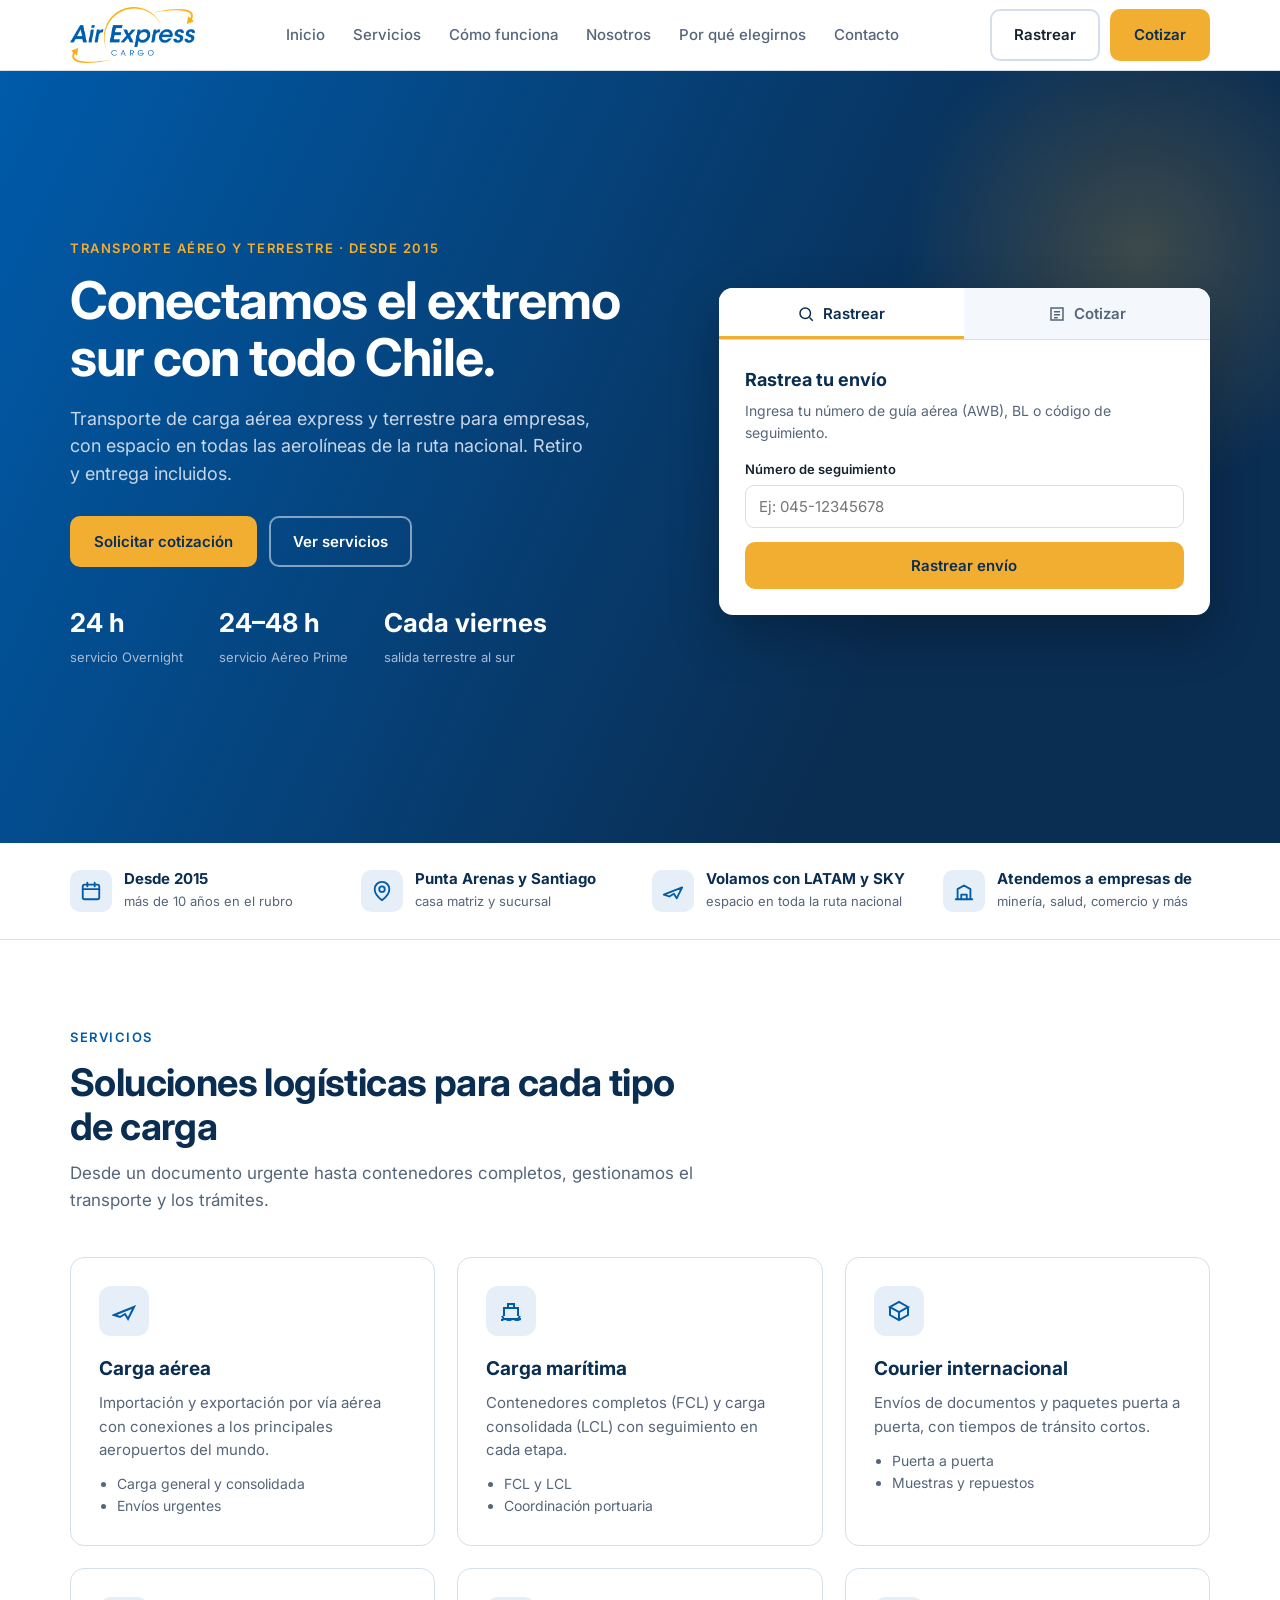
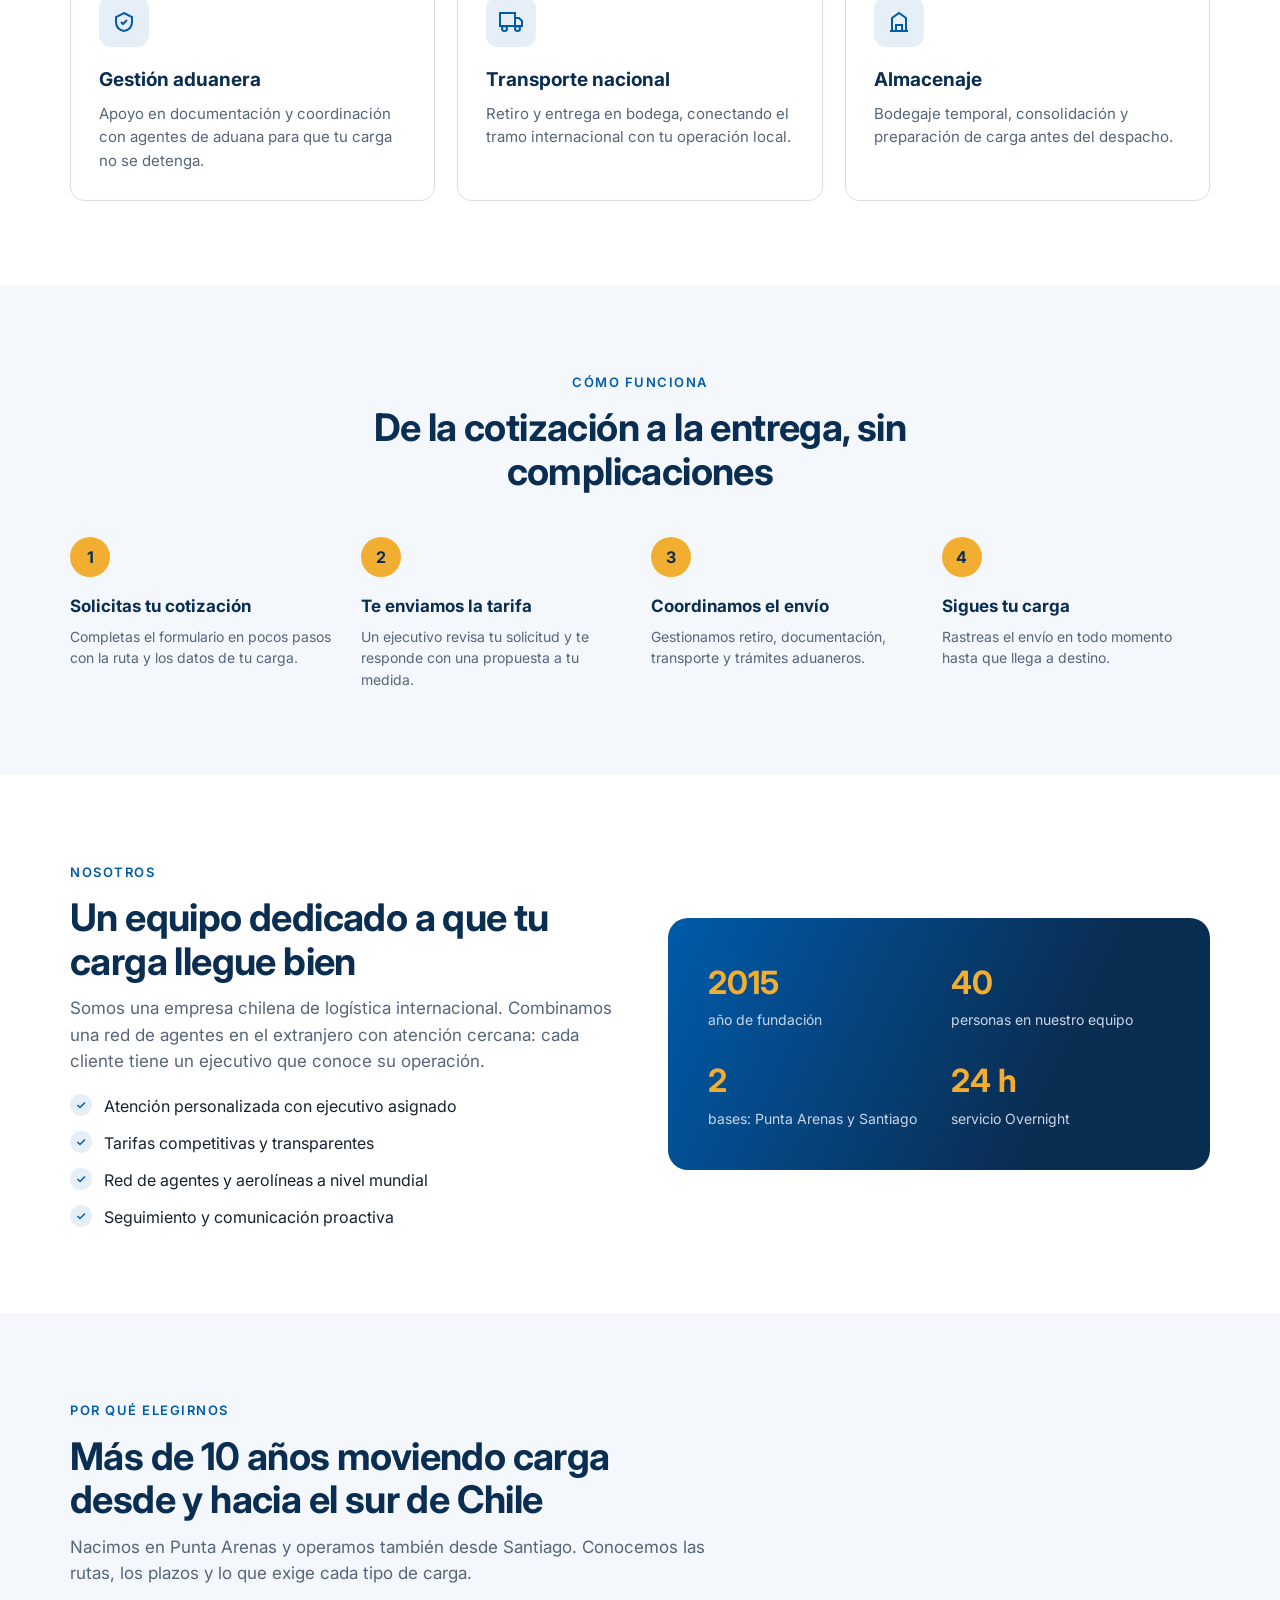
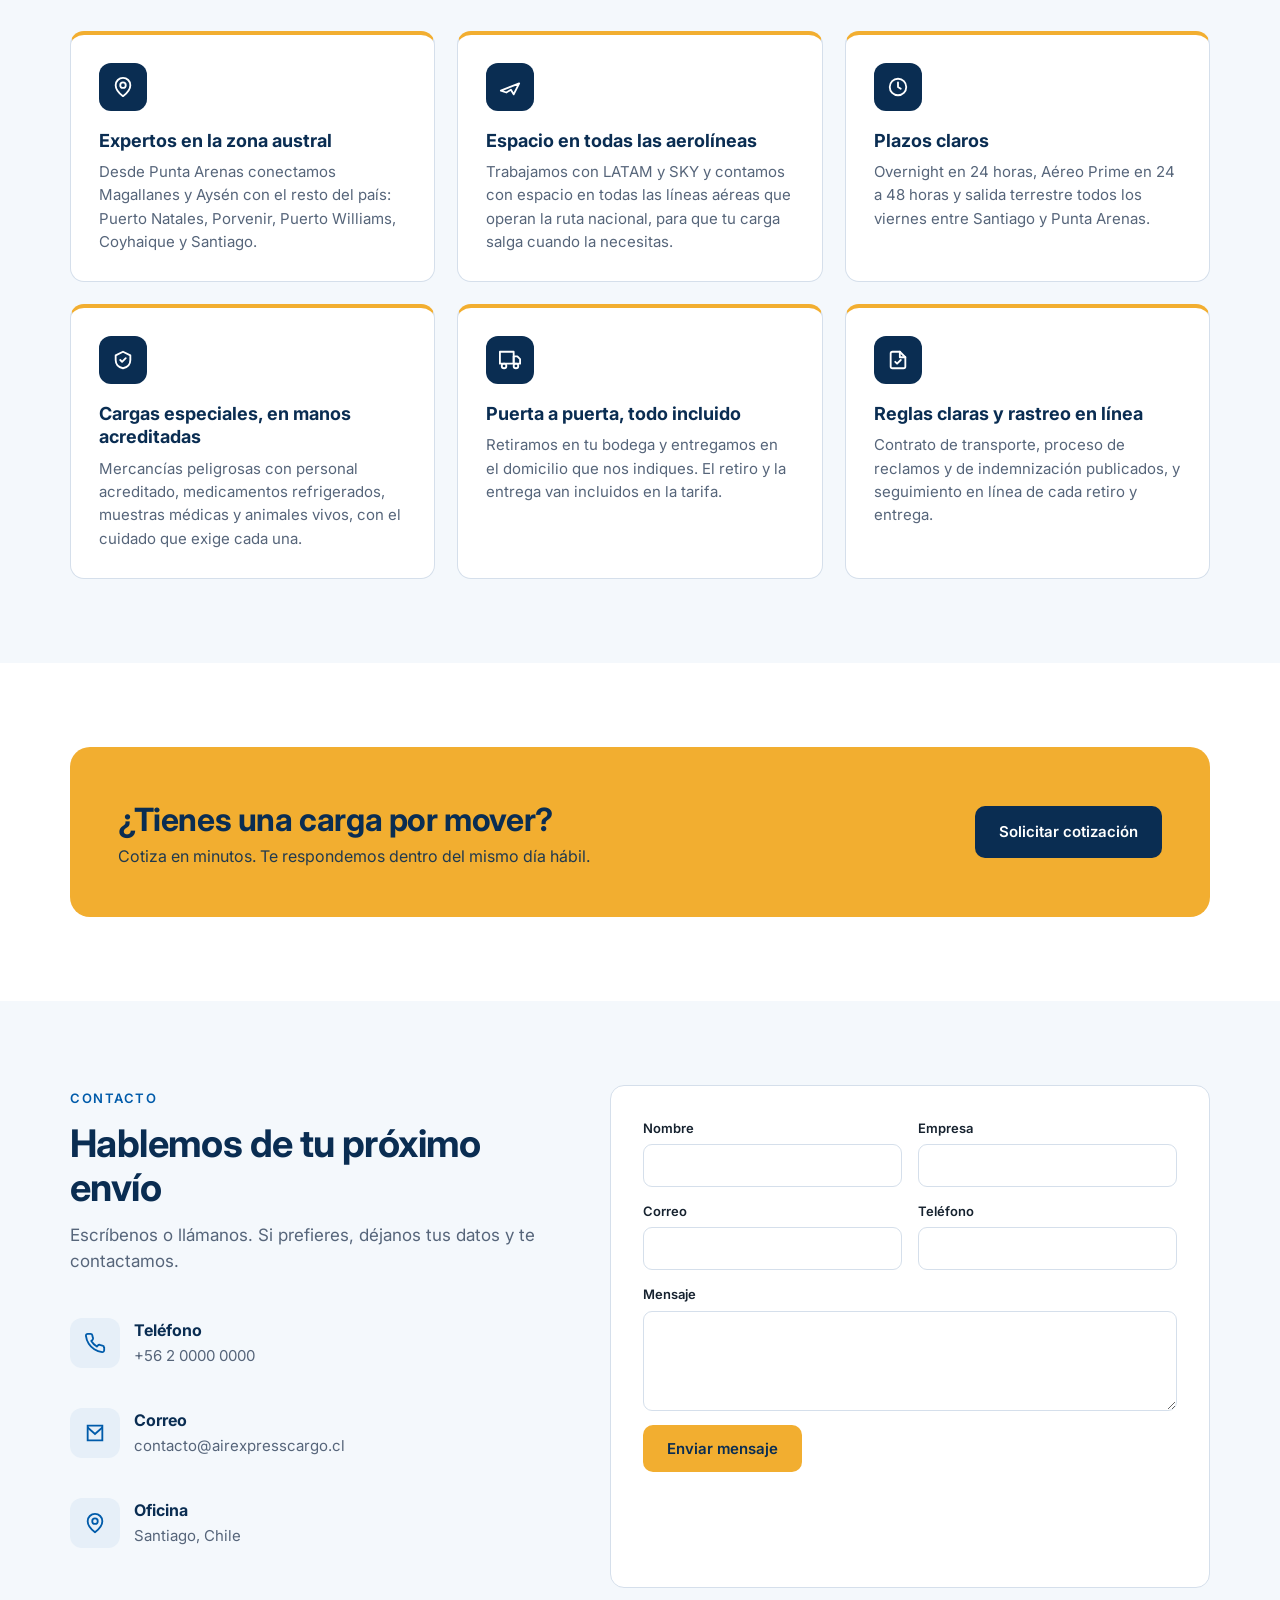
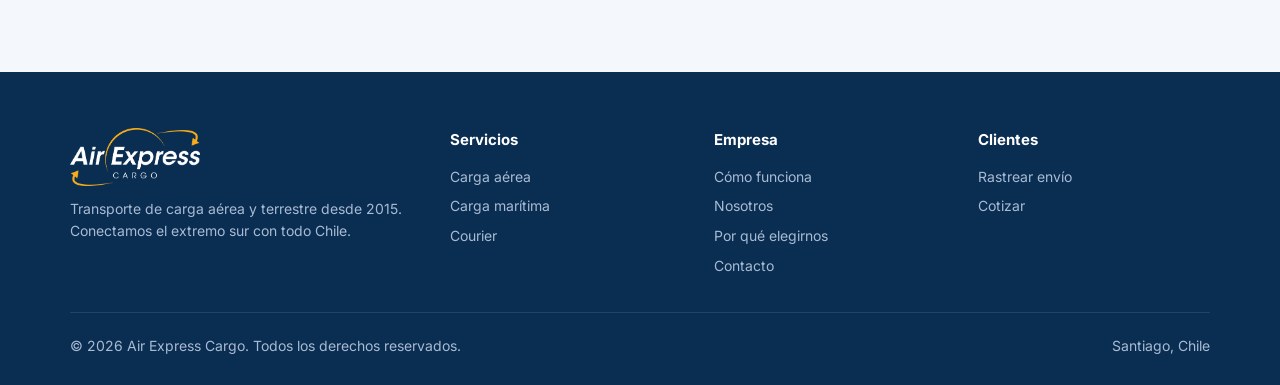
<file: index.html>
<!DOCTYPE html>
<html lang="es">
<head>
<meta charset="UTF-8">
<meta name="viewport" content="width=device-width, initial-scale=1.0">
<title>Air Express Cargo | Transporte aéreo y terrestre de carga en Chile</title>
<meta name="description" content="Air Express Cargo: transporte de carga aérea express y terrestre desde 2015. Casa matriz en Punta Arenas y bodega en Santiago. Rastrea tu envío o solicita una cotización.">
<link rel="preconnect" href="https://fonts.googleapis.com">
<link href="https://fonts.googleapis.com/css2?family=Inter:wght@400;500;600;700;800&display=swap" rel="stylesheet">
<link rel="stylesheet" href="styles.css?v=6">
</head>
<body>

<header class="header">
  <div class="container">
    <a href="index.html" class="logo" aria-label="Air Express Cargo - Inicio">
      <img src="img/logo.png" alt="Air Express Cargo" width="125" height="56">
    </a>
    <nav class="nav" id="nav">
      <a href="#">Inicio</a>
      <a href="#servicios">Servicios</a>
      <a href="#como-funciona">Cómo funciona</a>
      <a href="#nosotros">Nosotros</a>
      <a href="#por-que">Por qué elegirnos</a>
      <a href="#contacto">Contacto</a>
    </nav>
    <div class="header-cta">
      <a href="#rastrear" class="btn btn-ghost" data-open-tab="track">Rastrear</a>
      <a href="cotizar.html" class="btn btn-primary">Cotizar</a>
      <button class="menu-btn" aria-label="Abrir menú" id="menuBtn"><svg width="24" height="24" viewBox="0 0 24 24" fill="none" stroke="#0A2D52" stroke-width="2"><path d="M3 6h18M3 12h18M3 18h18"/></svg></button>
    </div>
  </div>
</header>

<section class="hero" id="rastrear">
  <div class="container">
    <div>
      <span class="eyebrow">Transporte aéreo y terrestre · Desde 2015</span>
      <h1>Conectamos el extremo sur con todo Chile.</h1>
      <p class="lead">Transporte de carga aérea express y terrestre para empresas, con espacio en todas las aerolíneas de la ruta nacional. Retiro y entrega incluidos.</p>
      <div style="display:flex;gap:12px;flex-wrap:wrap">
        <a href="cotizar.html" class="btn btn-primary">Solicitar cotización</a>
        <a href="#servicios" class="btn btn-outline-light">Ver servicios</a>
      </div>
      <div class="hero-stats">
        <div><strong>24 h</strong><span>servicio Overnight</span></div>
        <div><strong>24–48 h</strong><span>servicio Aéreo Prime</span></div>
        <div><strong>Cada viernes</strong><span>salida terrestre al sur</span></div>
      </div>
    </div>

    <div class="widget">
      <div class="tabs" role="tablist">
        <button class="tab active" role="tab" data-tab="track" aria-selected="true">
          <svg width="18" height="18" viewBox="0 0 24 24" fill="none" stroke="currentColor" stroke-width="2"><circle cx="11" cy="11" r="7"/><path d="M21 21l-4.3-4.3"/></svg>Rastrear
        </button>
        <button class="tab" role="tab" data-tab="quote" aria-selected="false">
          <svg width="18" height="18" viewBox="0 0 24 24" fill="none" stroke="currentColor" stroke-width="2"><path d="M4 4h16v16H4z"/><path d="M8 9h8M8 13h8M8 17h5"/></svg>Cotizar
        </button>
      </div>
      <div class="tab-panel active" id="panel-track">
        <h3>Rastrea tu envío</h3>
        <p>Ingresa tu número de guía aérea (AWB), BL o código de seguimiento.</p>
        <form id="trackForm">
          <div class="field">
            <label for="trackNum">Número de seguimiento</label>
            <input id="trackNum" placeholder="Ej: 045-12345678" required>
          </div>
          <button class="btn btn-primary" style="width:100%">Rastrear envío</button>
        </form>
        <div class="track-result" id="trackResult"></div>
      </div>
      <div class="tab-panel" id="panel-quote">
        <h3>Cotiza tu envío al instante</h3>
        <p>Ingresa origen, destino, medidas y peso, y compara nuestros tres servicios.</p>
        <ul class="mini-list">
          <li>Envío terrestre: el más económico</li>
          <li>Aéreo Prime: 24 a 48 horas</li>
          <li>Aéreo Overnight: menos de 24 horas</li>
        </ul>
        <a href="cotizar.html" class="btn btn-primary" style="width:100%">Cotizar ahora</a>
      </div>
    </div>
  </div>
</section>

<section class="trust" aria-label="Respaldo de Air Express Cargo">
  <div class="container trust-grid">
    <div class="trust-item"><div class="trust-icon"><svg width="22" height="22" viewBox="0 0 24 24" fill="none" stroke="currentColor" stroke-width="2" stroke-linecap="round" stroke-linejoin="round"><rect x="3" y="5" width="18" height="16" rx="2"/><path d="M3 10h18M8 3v4M16 3v4"/></svg></div><div><strong>Desde 2015</strong><span>más de 10 años en el rubro</span></div></div>
    <div class="trust-item"><div class="trust-icon"><svg width="22" height="22" viewBox="0 0 24 24" fill="none" stroke="currentColor" stroke-width="2" stroke-linecap="round" stroke-linejoin="round"><path d="M12 22s-8-6-8-12a8 8 0 0116 0c0 6-8 12-8 12z"/><circle cx="12" cy="10" r="3"/></svg></div><div><strong>Punta Arenas y Santiago</strong><span>casa matriz y sucursal</span></div></div>
    <div class="trust-item"><div class="trust-icon"><svg width="22" height="22" viewBox="0 0 24 24" fill="none" stroke="currentColor" stroke-width="2" stroke-linecap="round" stroke-linejoin="round"><path d="M2 16l20-8-6 12-3-5-5 3z"/></svg></div><div><strong>Volamos con LATAM y SKY</strong><span>espacio en toda la ruta nacional</span></div></div>
    <div class="trust-item"><div class="trust-icon"><svg width="22" height="22" viewBox="0 0 24 24" fill="none" stroke="currentColor" stroke-width="2" stroke-linecap="round" stroke-linejoin="round"><path d="M3 21h18M5 21V10l7-4 7 4v11"/><path d="M9 21v-5h6v5"/></svg></div><div><strong>Atendemos a empresas de</strong><span>minería, salud, comercio y más</span></div></div>
  </div>
</section>

<section id="servicios">
  <div class="container">
    <div class="section-head">
      <span class="eyebrow">Servicios</span>
      <h2>Soluciones logísticas para cada tipo de carga</h2>
      <p>Desde un documento urgente hasta contenedores completos, gestionamos el transporte y los trámites.</p>
    </div>
    <div class="grid-3">
      <article class="card">
        <div class="icon"><svg width="24" height="24" viewBox="0 0 24 24" fill="none" stroke="currentColor" stroke-width="2"><path d="M2 16l20-8-6 12-3-5-5 3z"/></svg></div>
        <h3>Carga aérea</h3>
        <p>Importación y exportación por vía aérea con conexiones a los principales aeropuertos del mundo.</p>
        <ul><li>Carga general y consolidada</li><li>Envíos urgentes</li></ul>
      </article>
      <article class="card">
        <div class="icon"><svg width="24" height="24" viewBox="0 0 24 24" fill="none" stroke="currentColor" stroke-width="2"><path d="M3 17l2 3h14l2-3"/><path d="M5 17V9h14v8"/><path d="M9 9V5h6v4"/><path d="M2 21c2 0 2-1 4-1s2 1 4 1 2-1 4-1 2 1 4 1 2-1 4-1"/></svg></div>
        <h3>Carga marítima</h3>
        <p>Contenedores completos (FCL) y carga consolidada (LCL) con seguimiento en cada etapa.</p>
        <ul><li>FCL y LCL</li><li>Coordinación portuaria</li></ul>
      </article>
      <article class="card">
        <div class="icon"><svg width="24" height="24" viewBox="0 0 24 24" fill="none" stroke="currentColor" stroke-width="2"><path d="M21 8l-9-5-9 5 9 5 9-5z"/><path d="M3 8v8l9 5 9-5V8"/><path d="M12 13v8"/></svg></div>
        <h3>Courier internacional</h3>
        <p>Envíos de documentos y paquetes puerta a puerta, con tiempos de tránsito cortos.</p>
        <ul><li>Puerta a puerta</li><li>Muestras y repuestos</li></ul>
      </article>
      <article class="card">
        <div class="icon"><svg width="24" height="24" viewBox="0 0 24 24" fill="none" stroke="currentColor" stroke-width="2"><path d="M9 12l2 2 4-4"/><path d="M12 3l8 4v5c0 5-3.5 8-8 9-4.5-1-8-4-8-9V7z"/></svg></div>
        <h3>Gestión aduanera</h3>
        <p>Apoyo en documentación y coordinación con agentes de aduana para que tu carga no se detenga.</p>
      </article>
      <article class="card">
        <div class="icon"><svg width="24" height="24" viewBox="0 0 24 24" fill="none" stroke="currentColor" stroke-width="2"><path d="M1 3h15v13H1z"/><path d="M16 8h4l3 3v5h-7z"/><circle cx="5.5" cy="18.5" r="2.5"/><circle cx="18.5" cy="18.5" r="2.5"/></svg></div>
        <h3>Transporte nacional</h3>
        <p>Retiro y entrega en bodega, conectando el tramo internacional con tu operación local.</p>
      </article>
      <article class="card">
        <div class="icon"><svg width="24" height="24" viewBox="0 0 24 24" fill="none" stroke="currentColor" stroke-width="2"><path d="M3 21h18M5 21V8l7-5 7 5v13"/><path d="M9 21v-6h6v6"/></svg></div>
        <h3>Almacenaje</h3>
        <p>Bodegaje temporal, consolidación y preparación de carga antes del despacho.</p>
      </article>
    </div>
  </div>
</section>

<section class="bg-soft" id="como-funciona">
  <div class="container">
    <div class="section-head center">
      <span class="eyebrow">Cómo funciona</span>
      <h2>De la cotización a la entrega, sin complicaciones</h2>
    </div>
    <div class="steps">
      <div class="step"><h4>Solicitas tu cotización</h4><p>Completas el formulario en pocos pasos con la ruta y los datos de tu carga.</p></div>
      <div class="step"><h4>Te enviamos la tarifa</h4><p>Un ejecutivo revisa tu solicitud y te responde con una propuesta a tu medida.</p></div>
      <div class="step"><h4>Coordinamos el envío</h4><p>Gestionamos retiro, documentación, transporte y trámites aduaneros.</p></div>
      <div class="step"><h4>Sigues tu carga</h4><p>Rastreas el envío en todo momento hasta que llega a destino.</p></div>
    </div>
  </div>
</section>

<section id="nosotros">
  <div class="container about">
    <div>
      <span class="eyebrow">Nosotros</span>
      <div class="section-head" style="margin-bottom:0">
        <h2>Un equipo dedicado a que tu carga llegue bien</h2>
        <p>Somos una empresa chilena de logística internacional. Combinamos una red de agentes en el extranjero con atención cercana: cada cliente tiene un ejecutivo que conoce su operación.</p>
      </div>
      <ul class="checks">
        <li>Atención personalizada con ejecutivo asignado</li>
        <li>Tarifas competitivas y transparentes</li>
        <li>Red de agentes y aerolíneas a nivel mundial</li>
        <li>Seguimiento y comunicación proactiva</li>
      </ul>
    </div>
    <div class="about-visual">
      <div><strong>2015</strong><span>año de fundación</span></div>
      <div><strong>40</strong><span>personas en nuestro equipo</span></div>
      <div><strong>2</strong><span>bases: Punta Arenas y Santiago</span></div>
      <div><strong>24 h</strong><span>servicio Overnight</span></div>
    </div>
  </div>
</section>

<section class="bg-soft" id="por-que">
  <div class="container">
    <div class="section-head">
      <span class="eyebrow">Por qué elegirnos</span>
      <h2>Más de 10 años moviendo carga desde y hacia el sur de Chile</h2>
      <p>Nacimos en Punta Arenas y operamos también desde Santiago. Conocemos las rutas, los plazos y lo que exige cada tipo de carga.</p>
    </div>
    <div class="grid-3 why-grid">
      <article class="why">
        <div class="why-icon"><svg width="22" height="22" viewBox="0 0 24 24" fill="none" stroke="currentColor" stroke-width="2" stroke-linecap="round" stroke-linejoin="round"><path d="M12 22s-8-6-8-12a8 8 0 0116 0c0 6-8 12-8 12z"/><circle cx="12" cy="10" r="3"/></svg></div>
        <h3>Expertos en la zona austral</h3>
        <p>Desde Punta Arenas conectamos Magallanes y Aysén con el resto del país: Puerto Natales, Porvenir, Puerto Williams, Coyhaique y Santiago.</p>
      </article>
      <article class="why">
        <div class="why-icon"><svg width="22" height="22" viewBox="0 0 24 24" fill="none" stroke="currentColor" stroke-width="2" stroke-linecap="round" stroke-linejoin="round"><path d="M2 16l20-8-6 12-3-5-5 3z"/></svg></div>
        <h3>Espacio en todas las aerolíneas</h3>
        <p>Trabajamos con LATAM y SKY y contamos con espacio en todas las líneas aéreas que operan la ruta nacional, para que tu carga salga cuando la necesitas.</p>
      </article>
      <article class="why">
        <div class="why-icon"><svg width="22" height="22" viewBox="0 0 24 24" fill="none" stroke="currentColor" stroke-width="2" stroke-linecap="round" stroke-linejoin="round"><circle cx="12" cy="12" r="9"/><path d="M12 7v5l3 2"/></svg></div>
        <h3>Plazos claros</h3>
        <p>Overnight en 24 horas, Aéreo Prime en 24 a 48 horas y salida terrestre todos los viernes entre Santiago y Punta Arenas.</p>
      </article>
      <article class="why">
        <div class="why-icon"><svg width="22" height="22" viewBox="0 0 24 24" fill="none" stroke="currentColor" stroke-width="2" stroke-linecap="round" stroke-linejoin="round"><path d="M12 3l8 4v5c0 5-3.5 8-8 9-4.5-1-8-4-8-9V7z"/><path d="M9 12l2 2 4-4"/></svg></div>
        <h3>Cargas especiales, en manos acreditadas</h3>
        <p>Mercancías peligrosas con personal acreditado, medicamentos refrigerados, muestras médicas y animales vivos, con el cuidado que exige cada una.</p>
      </article>
      <article class="why">
        <div class="why-icon"><svg width="22" height="22" viewBox="0 0 24 24" fill="none" stroke="currentColor" stroke-width="2" stroke-linecap="round" stroke-linejoin="round"><path d="M1 3h15v13H1z"/><path d="M16 8h4l3 3v5h-7z"/><circle cx="5.5" cy="18.5" r="2.5"/><circle cx="18.5" cy="18.5" r="2.5"/></svg></div>
        <h3>Puerta a puerta, todo incluido</h3>
        <p>Retiramos en tu bodega y entregamos en el domicilio que nos indiques. El retiro y la entrega van incluidos en la tarifa.</p>
      </article>
      <article class="why">
        <div class="why-icon"><svg width="22" height="22" viewBox="0 0 24 24" fill="none" stroke="currentColor" stroke-width="2" stroke-linecap="round" stroke-linejoin="round"><path d="M14 3H6a2 2 0 00-2 2v14a2 2 0 002 2h12a2 2 0 002-2V9z"/><path d="M14 3v6h6M9 14l2 2 4-4"/></svg></div>
        <h3>Reglas claras y rastreo en línea</h3>
        <p>Contrato de transporte, proceso de reclamos y de indemnización publicados, y seguimiento en línea de cada retiro y entrega.</p>
      </article>
    </div>
  </div>
</section>

<section>
  <div class="container">
    <div class="cta-band">
      <div>
        <h2>¿Tienes una carga por mover?</h2>
        <p>Cotiza en minutos. Te respondemos dentro del mismo día hábil.</p>
      </div>
      <a href="cotizar.html" class="btn">Solicitar cotización</a>
    </div>
  </div>
</section>

<section class="bg-soft" id="contacto">
  <div class="container contact-grid">
    <div>
      <span class="eyebrow">Contacto</span>
      <div class="section-head">
        <h2>Hablemos de tu próximo envío</h2>
        <p>Escríbenos o llámanos. Si prefieres, déjanos tus datos y te contactamos.</p>
      </div>
      <div class="contact-item"><div class="icon"><svg width="22" height="22" viewBox="0 0 24 24" fill="none" stroke="currentColor" stroke-width="2"><path d="M22 16.9v3a2 2 0 01-2.2 2 19.8 19.8 0 01-8.6-3.1 19.5 19.5 0 01-6-6A19.8 19.8 0 012.1 4.2 2 2 0 014.1 2h3a2 2 0 012 1.7c.1.9.4 1.8.7 2.7a2 2 0 01-.5 2.1L8 9.8a16 16 0 006 6l1.3-1.3a2 2 0 012.1-.4c.9.3 1.8.6 2.7.7a2 2 0 011.7 2z"/></svg></div><div><strong>Teléfono</strong><span>+56 2 0000 0000</span></div></div>
      <div class="contact-item"><div class="icon"><svg width="22" height="22" viewBox="0 0 24 24" fill="none" stroke="currentColor" stroke-width="2"><path d="M4 4h16v16H4z"/><path d="M4 6l8 7 8-7"/></svg></div><div><strong>Correo</strong><span>contacto@airexpresscargo.cl</span></div></div>
      <div class="contact-item"><div class="icon"><svg width="22" height="22" viewBox="0 0 24 24" fill="none" stroke="currentColor" stroke-width="2"><path d="M12 22s-8-6-8-12a8 8 0 0116 0c0 6-8 12-8 12z"/><circle cx="12" cy="10" r="3"/></svg></div><div><strong>Oficina</strong><span>Santiago, Chile</span></div></div>
    </div>
    <form class="form-card" id="contactForm">
      <div class="grid-2">
        <div class="field"><label for="cName">Nombre</label><input id="cName" required></div>
        <div class="field"><label for="cCompany">Empresa</label><input id="cCompany"></div>
      </div>
      <div class="grid-2">
        <div class="field"><label for="cEmail">Correo</label><input id="cEmail" type="email" required></div>
        <div class="field"><label for="cPhone">Teléfono</label><input id="cPhone" type="tel"></div>
      </div>
      <div class="field"><label for="cMsg">Mensaje</label><textarea id="cMsg" rows="4" required></textarea></div>
      <button class="btn btn-primary">Enviar mensaje</button>
      <p class="hint" id="contactOk" style="margin-top:12px;display:none;color:#1e9e5a">¡Gracias! Se abrirá tu correo para enviar el mensaje.</p>
    </form>
  </div>
</section>

<footer class="footer">
  <div class="container">
    <div class="footer-grid">
      <div>
        <a href="index.html" class="logo" aria-label="Air Express Cargo - Inicio"><img src="img/logo-blanco.png" alt="Air Express Cargo" width="130" height="58"></a>
        <p>Transporte de carga aérea y terrestre desde 2015. Conectamos el extremo sur con todo Chile.</p>
      </div>
      <div><h5>Servicios</h5><ul><li><a href="#servicios">Carga aérea</a></li><li><a href="#servicios">Carga marítima</a></li><li><a href="#servicios">Courier</a></li></ul></div>
      <div><h5>Empresa</h5><ul><li><a href="#como-funciona">Cómo funciona</a></li><li><a href="#nosotros">Nosotros</a></li><li><a href="#por-que">Por qué elegirnos</a></li><li><a href="#contacto">Contacto</a></li></ul></div>
      <div><h5>Clientes</h5><ul><li><a href="#rastrear" data-open-tab="track">Rastrear envío</a></li><li><a href="cotizar.html">Cotizar</a></li></ul></div>
    </div>
    <div class="footer-bottom"><span>© <span id="year"></span> Air Express Cargo. Todos los derechos reservados.</span><span>Santiago, Chile</span></div>
  </div>
</footer>

<script src="script.js?v=6"></script>
</body>
</html>
</file>
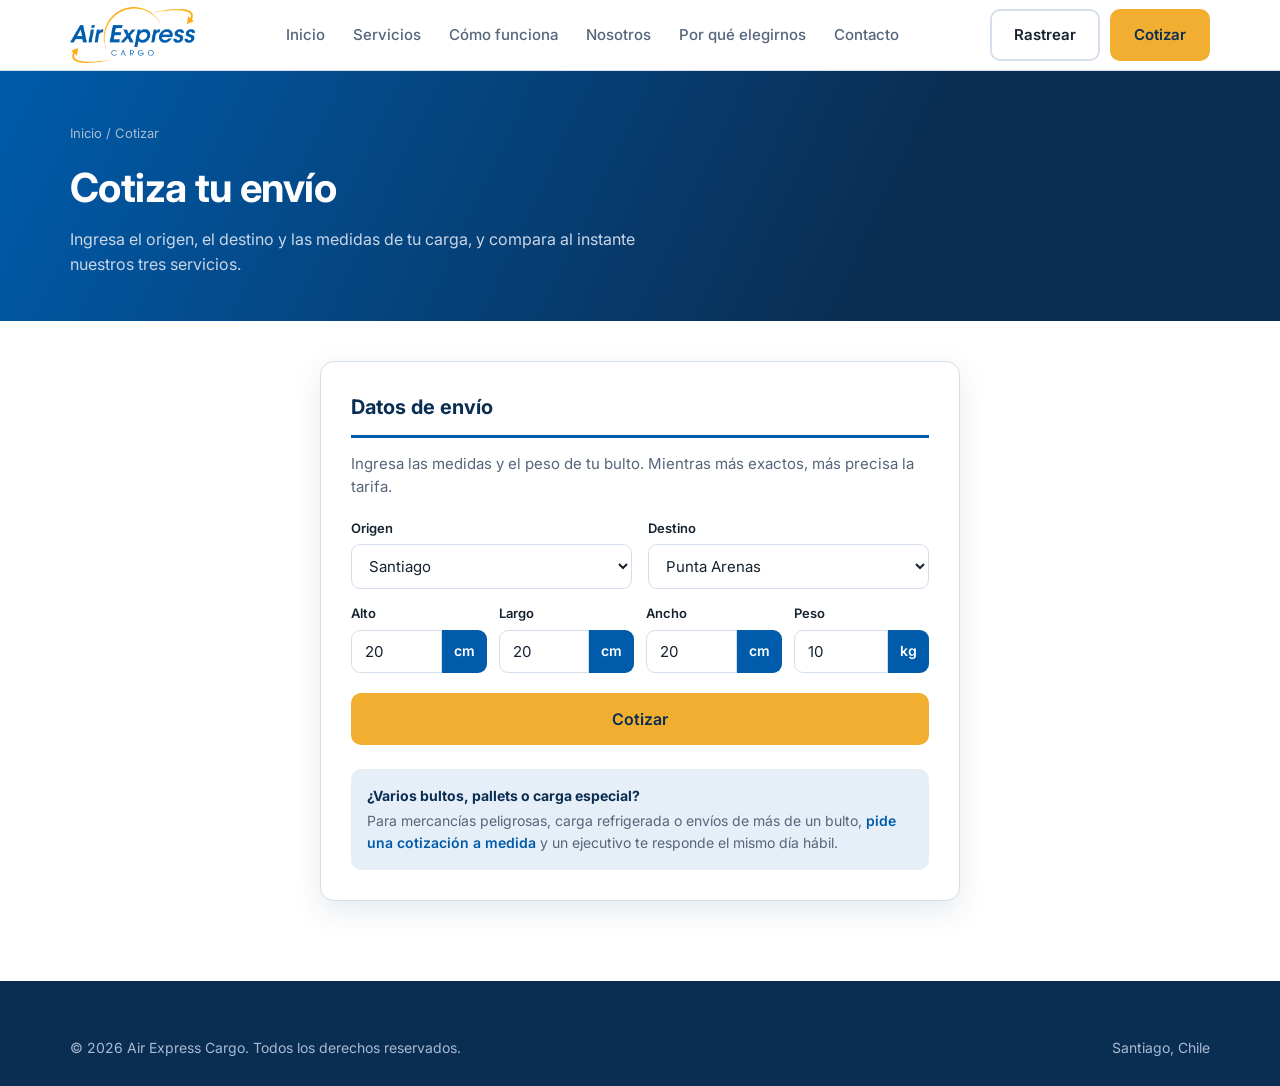
<file: cotizar.html>
<!DOCTYPE html>
<html lang="es">
<head>
<meta charset="UTF-8">
<meta name="viewport" content="width=device-width, initial-scale=1.0">
<title>Cotizar envío | Air Express Cargo</title>
<meta name="description" content="Cotiza tu envío con Air Express Cargo: compara al instante envío terrestre, aéreo Prime y aéreo Overnight.">
<link rel="preconnect" href="https://fonts.googleapis.com">
<link href="https://fonts.googleapis.com/css2?family=Inter:wght@400;500;600;700;800&display=swap" rel="stylesheet">
<link rel="stylesheet" href="styles.css?v=6">
</head>
<body>

<header class="header">
  <div class="container">
    <a href="index.html" class="logo" aria-label="Air Express Cargo - Inicio">
      <img src="img/logo.png" alt="Air Express Cargo" width="125" height="56">
    </a>
    <nav class="nav" id="nav">
      <a href="index.html">Inicio</a>
      <a href="index.html#servicios">Servicios</a>
      <a href="index.html#como-funciona">Cómo funciona</a>
      <a href="index.html#nosotros">Nosotros</a>
      <a href="index.html#por-que">Por qué elegirnos</a>
      <a href="index.html#contacto">Contacto</a>
    </nav>
    <div class="header-cta">
      <a href="index.html#rastrear" class="btn btn-ghost">Rastrear</a>
      <a href="cotizar.html" class="btn btn-primary">Cotizar</a>
      <button class="menu-btn" aria-label="Abrir menú" id="menuBtn"><svg width="24" height="24" viewBox="0 0 24 24" fill="none" stroke="#0A2D52" stroke-width="2"><path d="M3 6h18M3 12h18M3 18h18"/></svg></button>
    </div>
  </div>
</header>

<div class="page-head">
  <div class="container">
    <div class="breadcrumb"><a href="index.html">Inicio</a> / Cotizar</div>
    <h1>Cotiza tu envío</h1>
    <p>Ingresa el origen, el destino y las medidas de tu carga, y compara al instante nuestros tres servicios.</p>
  </div>
</div>

<main class="container calc-layout">
  <section class="calc-card" aria-labelledby="calcTitle">
    <h2 id="calcTitle" class="calc-title">Datos de envío</h2>
    <p class="calc-sub">Ingresa las medidas y el peso de tu bulto. Mientras más exactos, más precisa la tarifa.</p>
    <form id="calcForm" novalidate>
      <div class="grid-2">
        <div class="field"><label for="qOrigen">Origen</label>
          <select id="qOrigen"><option selected>Santiago</option><option>Punta Arenas</option><option>Puerto Natales</option><option>Porvenir</option><option>Puerto Williams</option><option>Coyhaique</option></select></div>
        <div class="field"><label for="qDestino">Destino</label>
          <select id="qDestino"><option>Santiago</option><option selected>Punta Arenas</option><option>Puerto Natales</option><option>Porvenir</option><option>Puerto Williams</option><option>Coyhaique</option></select></div>
      </div>
      <div class="dims">
        <div class="field"><label for="qAlto">Alto</label><div class="unit"><input id="qAlto" type="number" min="1" inputmode="decimal" value="20"><span>cm</span></div></div>
        <div class="field"><label for="qLargo">Largo</label><div class="unit"><input id="qLargo" type="number" min="1" inputmode="decimal" value="20"><span>cm</span></div></div>
        <div class="field"><label for="qAncho">Ancho</label><div class="unit"><input id="qAncho" type="number" min="1" inputmode="decimal" value="20"><span>cm</span></div></div>
        <div class="field"><label for="qPeso">Peso</label><div class="unit"><input id="qPeso" type="number" min="0.1" step="0.1" inputmode="decimal" value="10"><span>kg</span></div></div>
      </div>
      <p class="error" id="calcError"></p>
      <button class="btn btn-primary calc-btn" type="submit">Cotizar</button>
    </form>
    <div class="calc-note">
      <strong>¿Varios bultos, pallets o carga especial?</strong>
      <p>Para mercancías peligrosas, carga refrigerada o envíos de más de un bulto, <a href="mailto:contacto@airexpresscargo.cl?subject=Cotizaci%C3%B3n%20a%20medida">pide una cotización a medida</a> y un ejecutivo te responde el mismo día hábil.</p>
    </div>
  </section>

  <section class="calc-card calc-results" id="results" aria-labelledby="ratesTitle" aria-live="polite" hidden>
    <h2 id="ratesTitle" class="calc-title">Tarifas disponibles</h2>
    <p class="calc-sub" id="ratesSub">Santiago → Punta Arenas</p>
    <div class="rates" id="rates"></div>
    <p class="demo-note">Valores referenciales de prueba, no corresponden a tarifas reales. Retiro en tu bodega y entrega a domicilio incluidos. Se cobra el mayor entre el peso real y el peso volumétrico (largo × ancho × alto / 6.000).</p>
  </section>
</main>

<footer class="footer">
  <div class="container">
    <div class="footer-bottom" style="border:0;padding:0"><span>© <span id="year"></span> Air Express Cargo. Todos los derechos reservados.</span><span>Santiago, Chile</span></div>
  </div>
</footer>

<script src="script.js?v=6"></script>
</body>
</html>
</file>
<file: styles.css>
:root{
  /* Paleta del Manual de Marca v3: Marino, Azul Express, Cielo, Ámbar Ruta, Grafito */
  --navy:#0A2D52; --navy-2:#0A2D52; --blue:#005BAA; --blue-soft:#E6EFF8;
  --orange:#F2AE30; --orange-dark:#DB9A1F;
  --ink:#16222F; --muted:#56657A; --line:#D5DFEB; --bg:#F4F8FC; --white:#fff;
  --radius:14px; --shadow:0 10px 30px rgba(10,45,82,.10);
}
*{box-sizing:border-box;margin:0;padding:0}
html{scroll-behavior:smooth}
section[id]{scroll-margin-top:70px}
body{font-family:"Inter",system-ui,-apple-system,Segoe UI,Roboto,sans-serif;color:var(--ink);background:var(--white);line-height:1.55}
a{color:inherit;text-decoration:none}
img,svg{display:block}
.container{width:min(1140px,100% - 32px);margin-inline:auto}
.btn{display:inline-flex;align-items:center;justify-content:center;gap:8px;padding:12px 22px;border-radius:10px;font-weight:600;border:2px solid transparent;cursor:pointer;font-size:15px;transition:.2s;font-family:inherit}
.btn-primary{background:var(--orange);color:var(--navy)}
.btn-primary:hover{background:var(--orange-dark)}
.btn-ghost{border-color:var(--line);background:#fff;color:var(--ink)}
.btn-ghost:hover{border-color:var(--blue);color:var(--blue)}
.btn-outline-light{border-color:rgba(255,255,255,.5);color:#fff}
.btn-outline-light:hover{background:rgba(255,255,255,.1)}

/* Header */
.header{position:sticky;top:0;z-index:50;background:rgba(255,255,255,.96);backdrop-filter:blur(8px);border-bottom:1px solid var(--line)}
.header .container{display:flex;align-items:center;justify-content:space-between;height:70px;gap:20px}
.logo{display:flex;align-items:center;gap:10px;font-weight:800;font-size:19px;color:var(--navy);letter-spacing:-.3px}
.logo img{display:block;height:56px;width:auto}
.footer .logo img{height:58px}
.logo small{display:block;font-size:11px;font-weight:600;color:var(--orange);letter-spacing:2px;text-transform:uppercase;margin-top:-3px}
.nav{display:flex;gap:28px;font-weight:500;font-size:15px;color:var(--muted)}
.nav a{white-space:nowrap}
.nav a:hover,.nav a.active{color:var(--navy)}
.header-cta{display:flex;gap:10px;align-items:center}
.menu-btn{display:none;background:none;border:0;cursor:pointer;padding:8px}

/* Hero */
.hero{background:linear-gradient(115deg,var(--blue) 0%,var(--navy) 70%);color:#fff;position:relative;overflow:hidden}
.hero::after{content:"";position:absolute;right:-120px;top:-80px;width:520px;height:520px;border-radius:50%;background:radial-gradient(circle,rgba(242,174,48,.22),transparent 65%)}
.hero .container{display:grid;grid-template-columns:1.1fr .9fr;gap:48px;align-items:center;padding:80px 0 90px;position:relative;z-index:1}
.eyebrow{display:inline-block;font-size:13px;font-weight:600;letter-spacing:1.5px;text-transform:uppercase;color:var(--blue);margin-bottom:14px}
.hero .eyebrow{color:var(--orange)}
.hero h1{font-size:clamp(34px,5vw,52px);line-height:1.1;letter-spacing:-1px;margin-bottom:18px}
.hero p.lead{font-size:18px;color:#c9d6e8;max-width:520px;margin-bottom:28px}
.hero-stats{display:flex;gap:36px;margin-top:36px;flex-wrap:wrap}
.hero-stats strong{display:block;font-size:26px}
.hero-stats span{font-size:13px;color:#a9bbd3}

/* Tabs widget */
.widget{background:#fff;color:var(--ink);border-radius:var(--radius);box-shadow:0 20px 50px rgba(0,0,0,.25);overflow:hidden}
.tabs{display:grid;grid-template-columns:1fr 1fr;border-bottom:1px solid var(--line)}
.tab{padding:16px;font-weight:600;font-size:15px;background:var(--bg);border:0;cursor:pointer;color:var(--muted);font-family:inherit;display:flex;align-items:center;justify-content:center;gap:8px}
.tab.active{background:#fff;color:var(--navy);box-shadow:inset 0 -3px 0 var(--orange)}
.tab-panel{padding:26px;display:none}
.tab-panel.active{display:block}
.tab-panel h3{font-size:18px;margin-bottom:6px;color:var(--navy)}
.tab-panel p{color:var(--muted);font-size:14px;margin-bottom:16px}
.field{display:flex;flex-direction:column;gap:6px;margin-bottom:14px}
.field label{font-size:13px;font-weight:600;color:var(--ink)}
.field input,.field select,.field textarea{padding:11px 13px;border:1px solid var(--line);border-radius:9px;font-size:15px;font-family:inherit;background:#fff;color:var(--ink);width:100%}
.field input:focus,.field select:focus,.field textarea:focus{outline:2px solid var(--blue-soft);border-color:var(--blue)}
.inline{display:flex;gap:10px}
.inline .field{flex:1}
.track-result{margin-top:14px;padding:14px;border-radius:10px;background:var(--blue-soft);font-size:14px;display:none}
.track-result.show{display:block}
.mini-list{list-style:none;display:grid;gap:8px;margin:4px 0 18px}
.mini-list li{display:flex;gap:8px;font-size:14px;color:var(--muted)}
.mini-list li::before{content:"✓";color:var(--blue);font-weight:700}

/* Sections */
section{padding:84px 0}
.section-head{max-width:640px;margin-bottom:44px}
.section-head h2{font-size:clamp(28px,3.5vw,38px);letter-spacing:-.6px;color:var(--navy);line-height:1.15;margin-bottom:12px}
.section-head p{color:var(--muted);font-size:17px}
.center{text-align:center;margin-inline:auto}
.bg-soft{background:var(--bg)}

.grid-3{display:grid;grid-template-columns:repeat(3,1fr);gap:22px}
.card{background:#fff;border:1px solid var(--line);border-radius:var(--radius);padding:28px;transition:.2s}
.card:hover{box-shadow:var(--shadow);transform:translateY(-3px)}
.icon{width:50px;height:50px;border-radius:12px;background:var(--blue-soft);display:grid;place-items:center;margin-bottom:18px;color:var(--blue)}
.card h3{font-size:19px;color:var(--navy);margin-bottom:8px}
.card p{color:var(--muted);font-size:15px}
.card ul{margin-top:12px;padding-left:18px;color:var(--muted);font-size:14px}

.steps{display:grid;grid-template-columns:repeat(4,1fr);gap:22px;counter-reset:s}
.step{position:relative;padding-top:56px}
.step::before{counter-increment:s;content:counter(s);position:absolute;top:0;left:0;width:40px;height:40px;border-radius:50%;background:var(--orange);color:var(--navy);font-weight:700;display:grid;place-items:center}
.step h4{color:var(--navy);margin-bottom:6px;font-size:17px}
.step p{color:var(--muted);font-size:14px}

.about{display:grid;grid-template-columns:1fr 1fr;gap:56px;align-items:center}
.about-visual{background:linear-gradient(115deg,var(--blue) 0%,var(--navy) 70%);border-radius:20px;padding:40px;color:#fff;display:grid;grid-template-columns:1fr 1fr;gap:24px}
.about-visual div strong{display:block;font-size:32px;color:var(--orange)}
.about-visual div span{color:#c9d6e8;font-size:14px}
.checks{list-style:none;display:grid;gap:12px;margin-top:20px}
.checks li{display:flex;gap:12px;color:var(--ink)}
.checks li::before{content:"";flex:0 0 22px;height:22px;border-radius:50%;background:var(--blue-soft) url("data:image/svg+xml,%3Csvg xmlns='http://www.w3.org/2000/svg' viewBox='0 0 24 24' fill='none' stroke='%23005BAA' stroke-width='3'%3E%3Cpath d='M5 12l5 5L20 7'/%3E%3C/svg%3E") center/12px no-repeat}

.cta-band{background:var(--orange);color:var(--navy);border-radius:20px;padding:48px;display:flex;justify-content:space-between;align-items:center;gap:24px;flex-wrap:wrap}
.cta-band h2{font-size:clamp(24px,3vw,32px);letter-spacing:-.4px}
.cta-band p{opacity:.9}
.cta-band .btn{background:var(--navy);color:#fff}

.contact-grid{display:grid;grid-template-columns:1fr 1.2fr;gap:40px}
.contact-item{display:flex;gap:14px;margin-bottom:22px}
.contact-item strong{display:block;color:var(--navy)}
.contact-item span{color:var(--muted);font-size:15px}

/* Footer */
.footer{background:var(--navy);color:#a9bbd3;padding:56px 0 28px;font-size:14px}
.footer-grid{display:grid;grid-template-columns:1.5fr 1fr 1fr 1fr;gap:32px;margin-bottom:36px}
.footer h5{color:#fff;font-size:15px;margin-bottom:14px}
.footer ul{list-style:none;display:grid;gap:8px}
.footer a:hover{color:#fff}
.footer .logo{color:#fff;margin-bottom:12px}
.footer-bottom{border-top:1px solid rgba(255,255,255,.1);padding-top:22px;display:flex;justify-content:space-between;flex-wrap:wrap;gap:10px}

/* Cotizador page */
.page-head{background:linear-gradient(115deg,var(--blue) 0%,var(--navy) 70%);color:#fff;padding:52px 0 44px}
.page-head h1{font-size:clamp(28px,4vw,40px);letter-spacing:-.6px;margin-bottom:8px}
.page-head p{color:#c9d6e8;max-width:600px}
.breadcrumb{font-size:13px;color:#a9bbd3;margin-bottom:14px}
.breadcrumb a:hover{color:#fff}
.quote-layout{display:grid;grid-template-columns:1fr 340px;gap:32px;padding:44px 0 80px;align-items:start}
.progress{display:flex;gap:8px;margin-bottom:28px}
.progress-step{flex:1}
.progress-bar{height:6px;border-radius:4px;background:var(--line);margin-bottom:8px;transition:.3s}
.progress-step.done .progress-bar,.progress-step.current .progress-bar{background:var(--orange)}
.progress-step span{font-size:13px;color:var(--muted);font-weight:500}
.progress-step.current span{color:var(--navy);font-weight:700}
.form-card{background:#fff;border:1px solid var(--line);border-radius:var(--radius);padding:32px}
.form-step{display:none}
.form-step.active{display:block;animation:fade .25s}
@keyframes fade{from{opacity:0;transform:translateY(6px)}to{opacity:1;transform:none}}
.form-step h2{font-size:22px;color:var(--navy);margin-bottom:4px}
.form-step > p{color:var(--muted);font-size:15px;margin-bottom:24px}
.grid-2{display:grid;grid-template-columns:1fr 1fr;gap:0 16px}
.choice-group{display:grid;grid-template-columns:repeat(3,1fr);gap:10px;margin-bottom:18px}
.choice{position:relative}
.choice input{position:absolute;opacity:0}
.choice label{display:flex;flex-direction:column;gap:2px;border:1.5px solid var(--line);border-radius:10px;padding:14px;cursor:pointer;height:100%;transition:.15s}
.choice label strong{color:var(--navy);font-size:15px}
.choice label small{color:var(--muted);font-size:12px}
.choice input:checked + label{border-color:var(--orange);background:#FEF6E6;box-shadow:0 0 0 3px rgba(242,174,48,.2)}
.choice input:focus-visible + label{outline:2px solid var(--blue)}
.toggle-row{display:flex;align-items:center;justify-content:space-between;gap:12px;padding:16px;border:1px dashed var(--line);border-radius:10px;margin:8px 0 18px;background:var(--bg)}
.toggle-row strong{color:var(--navy);display:block;font-size:15px}
.toggle-row small{color:var(--muted)}
.switch{position:relative;width:46px;height:26px;flex:0 0 46px}
.switch input{opacity:0;width:0;height:0}
.switch span{position:absolute;inset:0;background:#c8d1dd;border-radius:20px;cursor:pointer;transition:.2s}
.switch span::before{content:"";position:absolute;width:20px;height:20px;left:3px;top:3px;background:#fff;border-radius:50%;transition:.2s}
.switch input:checked + span{background:var(--orange)}
.switch input:checked + span::before{transform:translateX(20px)}
.detail{display:none}
.detail.show{display:block}
.pkg-row{display:grid;grid-template-columns:70px 1fr 1fr 1fr 1fr 36px;gap:8px;align-items:end;margin-bottom:10px}
.pkg-row .field{margin:0}
.pkg-row input{padding:9px 10px;font-size:14px}
.pkg-head{display:grid;grid-template-columns:70px 1fr 1fr 1fr 1fr 36px;gap:8px;font-size:12px;font-weight:600;color:var(--muted);margin-bottom:6px}
.icon-btn{width:36px;height:38px;border:1px solid var(--line);border-radius:8px;background:#fff;cursor:pointer;color:var(--muted);font-size:18px}
.icon-btn:hover{color:#c0392b;border-color:#c0392b}
.add-btn{background:none;border:0;color:var(--blue);font-weight:600;cursor:pointer;padding:6px 0;font-family:inherit;font-size:14px}
.subhead{font-size:15px;color:var(--navy);margin:18px 0 10px;font-weight:700}
.hint{font-size:13px;color:var(--muted);margin:-6px 0 14px}
.form-nav{display:flex;justify-content:space-between;margin-top:26px;padding-top:22px;border-top:1px solid var(--line)}
.error{color:#c0392b;font-size:13px;margin-top:-8px;margin-bottom:10px;display:none}
.error.show{display:block}

.aside{display:grid;gap:18px;position:sticky;top:90px}
.summary{background:var(--navy);color:#fff;border-radius:var(--radius);padding:24px}
.summary h3{font-size:16px;margin-bottom:14px}
.summary dl{display:grid;gap:10px;font-size:14px}
.summary dl div{display:flex;justify-content:space-between;gap:12px;border-bottom:1px solid rgba(255,255,255,.1);padding-bottom:8px}
.summary dt{color:#a9bbd3}
.summary dd{font-weight:600;text-align:right}
.summary .note{font-size:12px;color:#a9bbd3;margin-top:14px}
.side-card{background:var(--bg);border:1px solid var(--line);border-radius:var(--radius);padding:22px;font-size:14px}
.side-card h4{color:var(--navy);margin-bottom:10px;font-size:15px}
.side-card ol{padding-left:18px;color:var(--muted);display:grid;gap:6px}
.side-card p{color:var(--muted);margin-bottom:6px}
.side-card a{color:var(--blue);font-weight:600}
.success{text-align:center;padding:30px 10px}
.success .icon{margin:0 auto 18px;width:64px;height:64px;background:#e7f7ee;color:#1e9e5a}

/* Franja de respaldo */
section.trust{padding:0;background:#fff;border-bottom:1px solid var(--line)}
.trust-grid{display:grid;grid-template-columns:repeat(4,1fr);gap:24px;padding:26px 0}
.trust-item{display:flex;gap:12px;align-items:center}
.trust-icon{flex:0 0 42px;height:42px;border-radius:10px;background:var(--blue-soft);color:var(--blue);display:grid;place-items:center}
.trust-item strong{display:block;color:var(--navy);font-size:15px;line-height:1.3}
.trust-item span{color:var(--muted);font-size:13px}

/* Por qué elegirnos */
.why{background:#fff;border-radius:var(--radius);padding:28px;border:1px solid var(--line);border-top:4px solid var(--orange);transition:.2s}
.why:hover{box-shadow:var(--shadow);transform:translateY(-3px)}
.why-icon{width:48px;height:48px;border-radius:12px;background:var(--navy);color:#fff;display:grid;place-items:center;margin-bottom:18px}
.why h3{font-size:18px;color:var(--navy);margin-bottom:8px;line-height:1.3}
.why p{color:var(--muted);font-size:15px}

@media (max-width:1100px){
  .nav{display:none}
  .menu-btn{display:block}
  .nav.open{display:flex;flex-direction:column;position:absolute;top:70px;left:0;right:0;background:#fff;padding:20px 16px;border-bottom:1px solid var(--line);gap:16px}
}
@media (max-width:980px){
  .hero .container,.about,.contact-grid,.quote-layout{grid-template-columns:1fr}
  .grid-3,.trust-grid{grid-template-columns:1fr 1fr}
  .steps{grid-template-columns:1fr 1fr}
  .footer-grid{grid-template-columns:1fr 1fr}
  .aside{position:static}
}
@media (max-width:760px){
  .header-cta .btn-ghost{display:none}
  .grid-3,.steps,.grid-2,.footer-grid,.trust-grid{grid-template-columns:1fr}
  .choice-group{grid-template-columns:1fr}
  section{padding:60px 0}
  .hero .container{padding:52px 0 60px}
  .hero-stats{gap:20px 28px}
  .cta-band{padding:32px}
  .form-card{padding:22px}
  .pkg-head{display:none}
  .pkg-row{grid-template-columns:1fr 1fr 1fr;padding:12px;border:1px solid var(--line);border-radius:10px}
  .pkg-row .icon-btn{width:100%}
}

/* Cotizador instantáneo */
.calc-layout{display:grid;grid-template-columns:minmax(0,640px);justify-content:center;gap:28px;padding:40px 0 80px;align-items:start}
.calc-layout.has-results{grid-template-columns:1fr 1.15fr;justify-content:stretch}
.calc-results{animation:fade .35s}
.calc-card{background:#fff;border:1px solid var(--line);border-radius:var(--radius);padding:30px;box-shadow:var(--shadow)}
.calc-title{font-size:20px;color:var(--navy);padding-bottom:12px;border-bottom:3px solid var(--blue);margin-bottom:14px}
.calc-sub{color:var(--muted);font-size:15px;margin-bottom:20px}
.dims{display:grid;grid-template-columns:repeat(4,1fr);gap:12px}
.unit{display:flex}
.unit input{border-radius:9px 0 0 9px;min-width:0}
.unit span{display:grid;place-items:center;padding:0 12px;background:var(--blue);color:#fff;font-weight:600;font-size:14px;border-radius:0 9px 9px 0}
.calc-btn{width:100%;margin-top:6px;font-size:16px;padding:14px}
.calc-note{margin-top:24px;padding:16px;border-radius:10px;background:var(--blue-soft);font-size:14px;color:var(--ink)}
.calc-note strong{color:var(--navy)}
.calc-note p{color:var(--muted);margin-top:4px}
.calc-note a{color:var(--blue);font-weight:600}
.rates{display:grid;grid-template-columns:repeat(3,1fr);gap:14px}
.rate{position:relative;border:1px solid var(--line);border-top:4px solid var(--blue);border-radius:12px;padding:26px 18px 18px;text-align:center;display:flex;flex-direction:column}
.rate-terrestre{border-top-color:#56657A}
.rate-overnight{border-top-color:var(--orange)}
.rate-badge{position:absolute;top:-13px;left:50%;transform:translateX(-50%);white-space:nowrap;background:var(--navy);color:#fff;font-size:11px;font-weight:700;letter-spacing:.5px;text-transform:uppercase;padding:4px 10px;border-radius:20px}
.rate-overnight .rate-badge{background:var(--orange);color:var(--navy)}
.rate h3{font-size:16px;color:var(--navy)}
.rate-time{font-size:13px;color:var(--blue);font-weight:600;margin-top:2px}
.rate-price{font-size:30px;font-weight:800;color:var(--navy);margin:14px 0 8px;letter-spacing:-.5px}
.rate-na{font-size:18px;color:var(--muted)}
.rate-detail{font-size:13px;color:var(--muted);flex:1;margin-bottom:14px}
.rate-btn{width:100%;padding:10px 12px;font-size:14px}
.rate-off{background:var(--bg)}
.rate-kg{grid-column:1/-1;font-size:13px;color:var(--muted);text-align:center;margin-top:4px}
.demo-note{margin-top:18px;font-size:12px;color:var(--muted);border-top:1px dashed var(--line);padding-top:14px}
@media (max-width:980px){.calc-layout,.calc-layout.has-results{grid-template-columns:1fr}}
@media (max-width:760px){.dims{grid-template-columns:1fr 1fr}.rates{grid-template-columns:1fr;gap:22px}.calc-card{padding:22px}}
</file>
